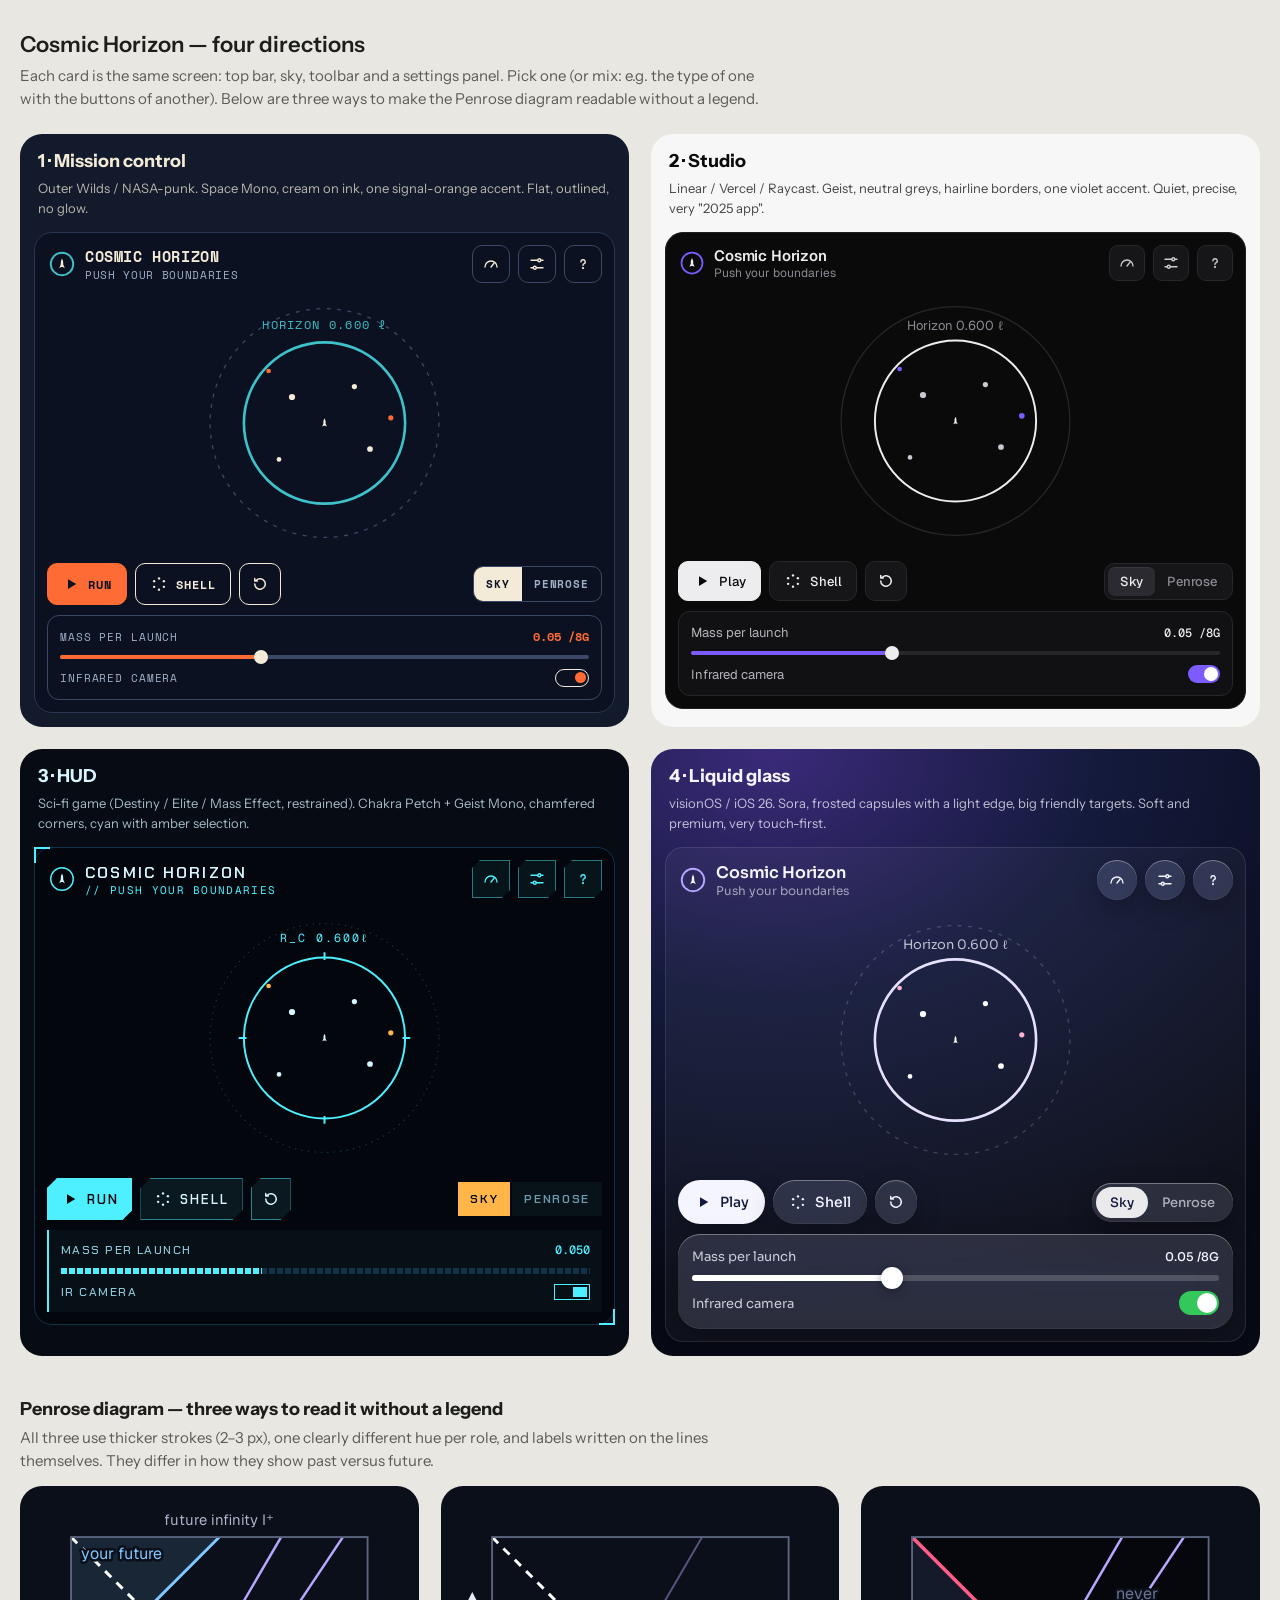
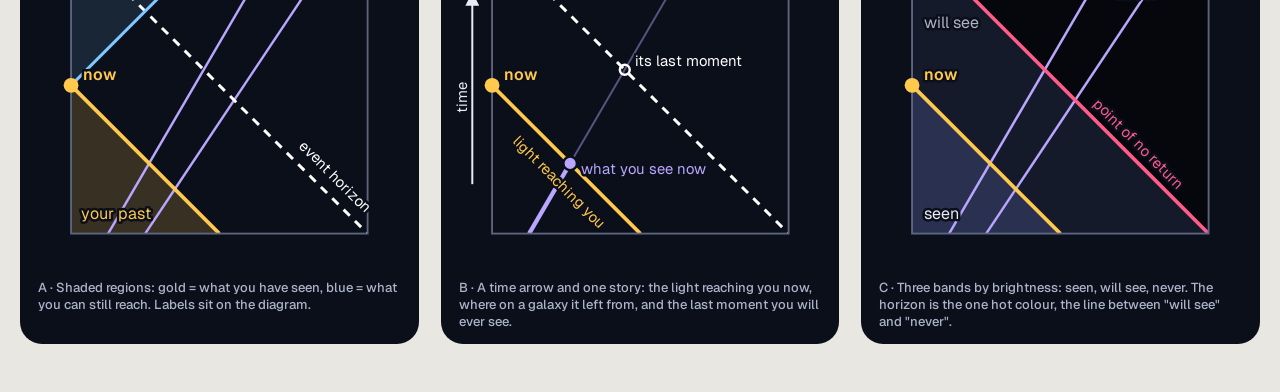
<file: design/style-lab.html>
<!doctype html>
<html lang="en">
<head>
<meta charset="utf-8">
<meta name="viewport" content="width=device-width, initial-scale=1">
<title>Style Lab</title>
<link rel="preconnect" href="https://fonts.googleapis.com">
<link rel="preconnect" href="https://fonts.gstatic.com" crossorigin>
<link href="https://fonts.googleapis.com/css2?family=Space+Mono:wght@400;700&family=Instrument+Sans:wght@400;500;600&family=Geist:wght@400;500;600&family=Geist+Mono:wght@400;500&family=Chakra+Petch:wght@400;500;600&family=Sora:wght@400;500;600&display=swap" rel="stylesheet">
<style>
  * { box-sizing: border-box; }
  body { margin: 0; background: #e9e7e1; color: #1d1d1b; font: 15px/1.5 "Instrument Sans", system-ui, sans-serif; }
  header.lab { max-width: 1280px; margin: 0 auto; padding: 28px 20px 8px; }
  header.lab h1 { margin: 0; font-size: 22px; font-weight: 600; }
  header.lab p { margin: 4px 0 0; color: #5d5b55; max-width: 760px; }
  .grid { max-width: 1280px; margin: 0 auto; padding: 16px 20px 40px; display: grid; gap: 22px; grid-template-columns: repeat(auto-fit, minmax(440px, 1fr)); }
  .card { border-radius: 22px; overflow: hidden; display: flex; flex-direction: column; }
  .meta { padding: 14px 18px 4px; }
  .meta h2 { margin: 0; font-size: 18px; }
  .meta p { margin: 4px 0 10px; font-size: 13px; opacity: 0.75; }
  .phone { margin: 0 14px 14px; border-radius: 18px; padding: 12px; display: grid; gap: 10px; }
  .row { display: flex; align-items: center; gap: 8px; flex-wrap: wrap; min-width: 0; }
  .phone, .card { min-width: 0; }
  .grow { flex: 1; min-width: 0; }
  svg.i { width: 18px; height: 18px; display: block; }
  .sky { width: 100%; max-height: 260px; display: block; }
  .pen { width: 100%; display: block; }
  .tag { font-size: 12px; }

  /* ---------- 1. Mission control (Outer Wilds / NASA-punk) ---------- */
  .mc { background: #121a2b; color: #f3ead8; }
  .mc .phone { background: #0b1120; border: 1.5px solid #2a3550; }
  .mc .title { font: 700 15px "Space Mono", monospace; letter-spacing: 0.04em; text-transform: uppercase; }
  .mc .sub { font: 400 11px "Space Mono", monospace; color: #9fb0c8; letter-spacing: 0.06em; text-transform: uppercase; }
  .mc .ib { width: 38px; height: 38px; display: grid; place-items: center; border: 1.5px solid #3a4766; border-radius: 10px; color: #f3ead8; background: transparent; }
  .mc .btn { height: 42px; padding: 0 14px; display: flex; align-items: center; gap: 8px; border: 1.5px solid #f3ead8; border-radius: 10px; font: 700 12px "Space Mono", monospace; letter-spacing: 0.08em; text-transform: uppercase; color: #f3ead8; background: transparent; }
  .mc .btn.primary { background: #ff6b35; border-color: #ff6b35; color: #0b1120; }
  .mc .seg { display: flex; border: 1.5px solid #3a4766; border-radius: 10px; overflow: hidden; }
  .mc .seg span { padding: 9px 12px; font: 700 11px "Space Mono", monospace; letter-spacing: 0.08em; text-transform: uppercase; color: #9fb0c8; }
  .mc .seg span.on { background: #f3ead8; color: #0b1120; }
  .mc .panel { border: 1.5px solid #3a4766; border-radius: 12px; padding: 12px; display: grid; gap: 10px; }
  .mc .label { font: 400 11px "Space Mono", monospace; text-transform: uppercase; letter-spacing: 0.08em; color: #9fb0c8; }
  .mc .val { font: 700 12px "Space Mono", monospace; color: #ff6b35; }
  .mc .track { height: 4px; background: #3a4766; border-radius: 2px; position: relative; }
  .mc .track b { position: absolute; left: 0; top: 0; bottom: 0; width: 38%; background: #ff6b35; border-radius: 2px; }
  .mc .track i { position: absolute; left: 38%; top: 50%; width: 14px; height: 14px; margin: -7px; border-radius: 50%; background: #f3ead8; }
  .mc .sw { width: 34px; height: 18px; border-radius: 9px; border: 1.5px solid #f3ead8; position: relative; }
  .mc .sw i { position: absolute; right: 2px; top: 2px; width: 11px; height: 11px; border-radius: 50%; background: #ff6b35; }

  /* ---------- 2. Studio (Linear / Vercel / Raycast) ---------- */
  .st { background: #f7f7f8; color: #0a0a0b; }
  .st .phone { background: #0a0a0b; color: #ededef; border: 1px solid #1f1f23; }
  .st .title { font: 600 15px "Geist", sans-serif; letter-spacing: -0.01em; }
  .st .sub { font: 400 12px "Geist", sans-serif; color: #8a8a93; }
  .st .ib { width: 36px; height: 36px; display: grid; place-items: center; border-radius: 9px; background: #161619; border: 1px solid #26262b; color: #c9c9d1; }
  .st .btn { height: 40px; padding: 0 14px; display: flex; align-items: center; gap: 8px; border-radius: 10px; background: #161619; border: 1px solid #26262b; font: 500 13px "Geist", sans-serif; color: #ededef; }
  .st .btn.primary { background: #ededef; color: #0a0a0b; border-color: #ededef; }
  .st .seg { display: flex; padding: 3px; background: #161619; border: 1px solid #26262b; border-radius: 10px; }
  .st .seg span { padding: 6px 12px; border-radius: 7px; font: 500 13px "Geist", sans-serif; color: #8a8a93; }
  .st .seg span.on { background: #2a2a30; color: #ededef; box-shadow: inset 0 1px 0 rgba(255,255,255,0.06); }
  .st .panel { background: #111113; border: 1px solid #26262b; border-radius: 12px; padding: 12px; display: grid; gap: 10px; }
  .st .label { font: 400 13px "Geist", sans-serif; color: #b4b4bd; }
  .st .val { font: 500 12px "Geist Mono", monospace; color: #ededef; }
  .st .track { height: 4px; background: #26262b; border-radius: 2px; position: relative; }
  .st .track b { position: absolute; left: 0; top: 0; bottom: 0; width: 38%; background: #7c5cff; border-radius: 2px; }
  .st .track i { position: absolute; left: 38%; top: 50%; width: 14px; height: 14px; margin: -7px; border-radius: 50%; background: #ededef; }
  .st .sw { width: 32px; height: 18px; border-radius: 9px; background: #7c5cff; position: relative; }
  .st .sw i { position: absolute; right: 2px; top: 2px; width: 14px; height: 14px; border-radius: 50%; background: #fff; }

  /* ---------- 3. HUD (sci-fi game) ---------- */
  .hud { background: #070b14; color: #d8f6ff; }
  .hud .phone { background: #03060c; border: 1px solid #12324a; position: relative; }
  .hud .phone::before, .hud .phone::after { content: ""; position: absolute; width: 14px; height: 14px; border: 2px solid #4ef0ff; }
  .hud .phone::before { top: -1px; left: -1px; border-right: 0; border-bottom: 0; }
  .hud .phone::after { bottom: -1px; right: -1px; border-left: 0; border-top: 0; }
  .hud .title { font: 600 16px "Chakra Petch", sans-serif; letter-spacing: 0.14em; text-transform: uppercase; }
  .hud .sub { font: 400 11px "Geist Mono", monospace; color: #4ef0ff; letter-spacing: 0.12em; }
  .hud .ib { width: 38px; height: 38px; display: grid; place-items: center; color: #4ef0ff; background: rgba(78,240,255,0.06); clip-path: polygon(8px 0, 100% 0, 100% calc(100% - 8px), calc(100% - 8px) 100%, 0 100%, 0 8px); box-shadow: inset 0 0 0 1px rgba(78,240,255,0.45); }
  .hud .btn { height: 42px; padding: 0 14px; display: flex; align-items: center; gap: 8px; font: 600 13px "Chakra Petch", sans-serif; letter-spacing: 0.14em; text-transform: uppercase; color: #d8f6ff; background: rgba(78,240,255,0.08); clip-path: polygon(10px 0, 100% 0, 100% calc(100% - 10px), calc(100% - 10px) 100%, 0 100%, 0 10px); box-shadow: inset 0 0 0 1px rgba(78,240,255,0.5); }
  .hud .btn.primary { background: #4ef0ff; color: #03060c; }
  .hud .seg { display: flex; gap: 2px; }
  .hud .seg span { padding: 9px 12px; font: 600 12px "Chakra Petch", sans-serif; letter-spacing: 0.14em; text-transform: uppercase; color: #6f9bb0; background: rgba(78,240,255,0.05); }
  .hud .seg span.on { color: #03060c; background: #ffb547; }
  .hud .panel { border-left: 2px solid #4ef0ff; background: rgba(78,240,255,0.04); padding: 12px; display: grid; gap: 10px; }
  .hud .label { font: 500 12px "Chakra Petch", sans-serif; letter-spacing: 0.12em; text-transform: uppercase; color: #8fc9dc; }
  .hud .val { font: 500 12px "Geist Mono", monospace; color: #4ef0ff; }
  .hud .track { height: 6px; position: relative; background: repeating-linear-gradient(90deg, #12324a 0 6px, transparent 6px 8px); }
  .hud .track b { position: absolute; left: 0; top: 0; bottom: 0; width: 38%; background: repeating-linear-gradient(90deg, #4ef0ff 0 6px, transparent 6px 8px); }
  .hud .track i { display: none; }
  .hud .sw { width: 36px; height: 16px; position: relative; box-shadow: inset 0 0 0 1px #4ef0ff; }
  .hud .sw i { position: absolute; right: 3px; top: 3px; width: 14px; height: 10px; background: #4ef0ff; }

  /* ---------- 4. Liquid glass (visionOS / iOS 26) ---------- */
  .lg { background: radial-gradient(120% 90% at 20% 0%, #3b2a7a 0%, #141a3c 45%, #070914 100%); color: #f4f5ff; }
  .lg .phone { background: rgba(255,255,255,0.04); border: 1px solid rgba(255,255,255,0.1); }
  .lg .title { font: 600 16px "Sora", sans-serif; letter-spacing: -0.01em; }
  .lg .sub { font: 400 12px "Sora", sans-serif; color: rgba(244,245,255,0.6); }
  .lg .glass { background: rgba(255,255,255,0.12); -webkit-backdrop-filter: blur(20px) saturate(180%); backdrop-filter: blur(20px) saturate(180%); box-shadow: inset 0 1px 0 rgba(255,255,255,0.35), inset 0 -1px 0 rgba(255,255,255,0.06), 0 8px 24px rgba(0,0,0,0.25); }
  .lg .ib { width: 40px; height: 40px; display: grid; place-items: center; border-radius: 50%; color: #f4f5ff; }
  .lg .btn { height: 44px; padding: 0 16px; display: flex; align-items: center; gap: 8px; border-radius: 999px; font: 500 14px "Sora", sans-serif; color: #f4f5ff; }
  .lg .btn.primary { background: #f4f5ff; color: #141a3c; box-shadow: 0 8px 24px rgba(0,0,0,0.3); }
  .lg .seg { display: flex; padding: 4px; border-radius: 999px; }
  .lg .seg span { padding: 7px 14px; border-radius: 999px; font: 500 13px "Sora", sans-serif; color: rgba(244,245,255,0.65); }
  .lg .seg span.on { background: rgba(255,255,255,0.9); color: #141a3c; }
  .lg .panel { border-radius: 22px; padding: 14px; display: grid; gap: 10px; }
  .lg .label { font: 400 13px "Sora", sans-serif; color: rgba(244,245,255,0.8); }
  .lg .val { font: 500 12px "Sora", sans-serif; color: #f4f5ff; }
  .lg .track { height: 6px; background: rgba(255,255,255,0.18); border-radius: 3px; position: relative; }
  .lg .track b { position: absolute; left: 0; top: 0; bottom: 0; width: 38%; background: #fff; border-radius: 3px; }
  .lg .track i { position: absolute; left: 38%; top: 50%; width: 22px; height: 22px; margin: -11px; border-radius: 50%; background: #fff; box-shadow: 0 2px 8px rgba(0,0,0,0.35); }
  .lg .sw { width: 40px; height: 24px; border-radius: 12px; background: #34c759; position: relative; }
  .lg .sw i { position: absolute; right: 2px; top: 2px; width: 20px; height: 20px; border-radius: 50%; background: #fff; }

  /* ---------- Penrose proposal ---------- */
  .penwrap { max-width: 1280px; margin: 0 auto; padding: 0 20px 48px; }
  .penwrap h2 { font-size: 18px; margin: 0 0 4px; }
  .penwrap p { margin: 0 0 14px; color: #5d5b55; max-width: 760px; }
  .pens { display: grid; gap: 22px; grid-template-columns: repeat(auto-fit, minmax(300px, 1fr)); }
  .pens figure { margin: 0; border-radius: 22px; background: #0b0f1a; padding: 14px; color: #e8ecf7; }
  .pens figcaption { font: 500 13px "Geist", sans-serif; color: #aab3c8; margin: 8px 4px 0; }
</style>
</head>
<body>
<svg width="0" height="0" style="position:absolute" aria-hidden="true">
  <symbol id="play" viewBox="0 0 24 24"><path d="M8 5.5v13l11-6.5z" fill="currentColor"/></symbol>
  <symbol id="reset" viewBox="0 0 24 24"><path d="M5 12a7 7 0 1 0 2.1-5M5 4.5V8h3.5" fill="none" stroke="currentColor" stroke-width="2" stroke-linecap="round" stroke-linejoin="round"/></symbol>
  <symbol id="gauge" viewBox="0 0 24 24"><g fill="none" stroke="currentColor" stroke-width="1.8" stroke-linecap="round"><path d="M4 16a8 8 0 1 1 16 0"/><path d="M12 16l4-5"/></g></symbol>
  <symbol id="sliders" viewBox="0 0 24 24"><g fill="none" stroke="currentColor" stroke-width="1.8" stroke-linecap="round"><path d="M4 7h9M17 7h3M4 17h3M11 17h9"/><circle cx="15" cy="7" r="2"/><circle cx="9" cy="17" r="2"/></g></symbol>
  <symbol id="help" viewBox="0 0 24 24"><g fill="none" stroke="currentColor" stroke-width="1.8" stroke-linecap="round"><path d="M9.2 9.2a2.9 2.9 0 1 1 3.9 2.7c-.7.3-1.1.9-1.1 1.6v.6"/><circle cx="12" cy="17.4" r="0.6" fill="currentColor"/></g></symbol>
  <symbol id="shell" viewBox="0 0 24 24"><g fill="currentColor"><circle cx="12" cy="4.5" r="1.6"/><circle cx="18.5" cy="8.2" r="1.6"/><circle cx="18.5" cy="15.8" r="1.6"/><circle cx="12" cy="19.5" r="1.6"/><circle cx="5.5" cy="15.8" r="1.6"/><circle cx="5.5" cy="8.2" r="1.6"/></g></symbol>
  <symbol id="rocket" viewBox="0 0 64 64"><path d="M32 20.5 Q35.6 26 34.8 33.8 L38 40.8 L33.7 38.6 L30.3 38.6 L26 40.8 L29.2 33.8 Q28.4 26 32 20.5 Z" fill="currentColor"/></symbol>
</svg>

<header class="lab">
  <h1>Cosmic Horizon — four directions</h1>
  <p>Each card is the same screen: top bar, sky, toolbar and a settings panel. Pick one (or mix: e.g. the type of one with the buttons of another). Below are three ways to make the Penrose diagram readable without a legend.</p>
</header>

<div class="grid">

  <!-- 1 -->
  <section class="card mc">
    <div class="meta"><h2>1 · Mission control</h2><p>Outer Wilds / NASA-punk. Space Mono, cream on ink, one signal-orange accent. Flat, outlined, no glow.</p></div>
    <div class="phone">
      <div class="row"><svg class="i" style="width:30px;height:30px;color:#f3ead8" viewBox="0 0 64 64"><circle cx="32" cy="32" r="24" fill="none" stroke="#3fc1c9" stroke-width="4"/><use href="#rocket"/></svg>
        <div class="grow"><div class="title">Cosmic Horizon</div><div class="sub">Push your boundaries</div></div>
        <span class="ib"><svg class="i"><use href="#gauge"/></svg></span><span class="ib"><svg class="i"><use href="#sliders"/></svg></span><span class="ib"><svg class="i"><use href="#help"/></svg></span></div>
      <svg class="sky" viewBox="0 0 270 200"><circle cx="135" cy="100" r="88" fill="none" stroke="#3a4766" stroke-dasharray="3 5"/><circle cx="135" cy="100" r="62" fill="none" stroke="#3fc1c9" stroke-width="2"/><g fill="#f3ead8"><circle cx="110" cy="80" r="2.4"/><circle cx="158" cy="72" r="2"/><circle cx="170" cy="120" r="2.2"/><circle cx="100" cy="128" r="1.8"/></g><g fill="#ff6b35"><circle cx="186" cy="96" r="2"/><circle cx="92" cy="60" r="1.8"/></g><svg x="125" y="88" width="20" height="24" viewBox="0 0 64 64" style="color:#f3ead8"><use href="#rocket"/></svg><text x="135" y="28" text-anchor="middle" font-family="Space Mono" font-size="9" fill="#3fc1c9" letter-spacing="1">HORIZON 0.600 ℓ</text></svg>
      <div class="row"><span class="btn primary"><svg class="i"><use href="#play"/></svg>Run</span><span class="btn"><svg class="i"><use href="#shell"/></svg>Shell</span><span class="btn" style="padding:0 11px"><svg class="i"><use href="#reset"/></svg></span><span class="seg" style="margin-left:auto"><span class="on">Sky</span><span>Penrose</span></span></div>
      <div class="panel"><div class="row"><span class="label grow">Mass per launch</span><span class="val">0.05 /8G</span></div><div class="track"><b></b><i></i></div><div class="row"><span class="label grow">Infrared camera</span><span class="sw"><i></i></span></div></div>
    </div>
  </section>

  <!-- 2 -->
  <section class="card st">
    <div class="meta"><h2>2 · Studio</h2><p>Linear / Vercel / Raycast. Geist, neutral greys, hairline borders, one violet accent. Quiet, precise, very "2025 app".</p></div>
    <div class="phone">
      <div class="row"><svg class="i" style="width:28px;height:28px;color:#ededef" viewBox="0 0 64 64"><circle cx="32" cy="32" r="24" fill="none" stroke="#7c5cff" stroke-width="4"/><use href="#rocket"/></svg>
        <div class="grow"><div class="title">Cosmic Horizon</div><div class="sub">Push your boundaries</div></div>
        <span class="ib"><svg class="i"><use href="#gauge"/></svg></span><span class="ib"><svg class="i"><use href="#sliders"/></svg></span><span class="ib"><svg class="i"><use href="#help"/></svg></span></div>
      <svg class="sky" viewBox="0 0 270 200"><circle cx="135" cy="100" r="88" fill="none" stroke="#26262b"/><circle cx="135" cy="100" r="62" fill="none" stroke="#ededef" stroke-width="1.5"/><g fill="#c9c9d1"><circle cx="110" cy="80" r="2.4"/><circle cx="158" cy="72" r="2"/><circle cx="170" cy="120" r="2.2"/><circle cx="100" cy="128" r="1.8"/></g><g fill="#7c5cff"><circle cx="186" cy="96" r="2.2"/><circle cx="92" cy="60" r="1.8"/></g><svg x="126" y="89" width="18" height="22" viewBox="0 0 64 64" style="color:#ededef"><use href="#rocket"/></svg><text x="135" y="30" text-anchor="middle" font-family="Geist" font-size="10" fill="#8a8a93">Horizon 0.600 ℓ</text></svg>
      <div class="row"><span class="btn primary"><svg class="i"><use href="#play"/></svg>Play</span><span class="btn"><svg class="i"><use href="#shell"/></svg>Shell</span><span class="btn" style="padding:0 11px"><svg class="i"><use href="#reset"/></svg></span><span class="seg" style="margin-left:auto"><span class="on">Sky</span><span>Penrose</span></span></div>
      <div class="panel"><div class="row"><span class="label grow">Mass per launch</span><span class="val">0.05 /8G</span></div><div class="track"><b></b><i></i></div><div class="row"><span class="label grow">Infrared camera</span><span class="sw"><i></i></span></div></div>
    </div>
  </section>

  <!-- 3 -->
  <section class="card hud">
    <div class="meta"><h2>3 · HUD</h2><p>Sci-fi game (Destiny / Elite / Mass Effect, restrained). Chakra Petch + Geist Mono, chamfered corners, cyan with amber selection.</p></div>
    <div class="phone">
      <div class="row"><svg class="i" style="width:30px;height:30px;color:#d8f6ff" viewBox="0 0 64 64"><circle cx="32" cy="32" r="24" fill="none" stroke="#4ef0ff" stroke-width="3"/><use href="#rocket"/></svg>
        <div class="grow"><div class="title">Cosmic Horizon</div><div class="sub">// PUSH YOUR BOUNDARIES</div></div>
        <span class="ib"><svg class="i"><use href="#gauge"/></svg></span><span class="ib"><svg class="i"><use href="#sliders"/></svg></span><span class="ib"><svg class="i"><use href="#help"/></svg></span></div>
      <svg class="sky" viewBox="0 0 270 200"><circle cx="135" cy="100" r="88" fill="none" stroke="#12324a" stroke-dasharray="1 4"/><circle cx="135" cy="100" r="62" fill="none" stroke="#4ef0ff" stroke-width="1.5"/><g stroke="#4ef0ff" stroke-width="1.5"><path d="M135 34v6M135 160v6M69 100h6M195 100h6"/></g><g fill="#d8f6ff"><circle cx="110" cy="80" r="2.4"/><circle cx="158" cy="72" r="2"/><circle cx="170" cy="120" r="2.2"/><circle cx="100" cy="128" r="1.8"/></g><g fill="#ffb547"><circle cx="186" cy="96" r="2"/><circle cx="92" cy="60" r="1.8"/></g><svg x="126" y="89" width="18" height="22" viewBox="0 0 64 64" style="color:#d8f6ff"><use href="#rocket"/></svg><text x="135" y="26" text-anchor="middle" font-family="Geist Mono" font-size="9" fill="#4ef0ff" letter-spacing="1.5">R_C 0.600ℓ</text></svg>
      <div class="row"><span class="btn primary"><svg class="i"><use href="#play"/></svg>Run</span><span class="btn"><svg class="i"><use href="#shell"/></svg>Shell</span><span class="btn" style="padding:0 11px"><svg class="i"><use href="#reset"/></svg></span><span class="seg" style="margin-left:auto"><span class="on">Sky</span><span>Penrose</span></span></div>
      <div class="panel"><div class="row"><span class="label grow">Mass per launch</span><span class="val">0.050</span></div><div class="track"><b></b><i></i></div><div class="row"><span class="label grow">IR camera</span><span class="sw"><i></i></span></div></div>
    </div>
  </section>

  <!-- 4 -->
  <section class="card lg">
    <div class="meta"><h2>4 · Liquid glass</h2><p>visionOS / iOS 26. Sora, frosted capsules with a light edge, big friendly targets. Soft and premium, very touch-first.</p></div>
    <div class="phone">
      <div class="row"><svg class="i" style="width:30px;height:30px;color:#f4f5ff" viewBox="0 0 64 64"><circle cx="32" cy="32" r="24" fill="none" stroke="#b7a6ff" stroke-width="4"/><use href="#rocket"/></svg>
        <div class="grow"><div class="title">Cosmic Horizon</div><div class="sub">Push your boundaries</div></div>
        <span class="ib glass"><svg class="i"><use href="#gauge"/></svg></span><span class="ib glass"><svg class="i"><use href="#sliders"/></svg></span><span class="ib glass"><svg class="i"><use href="#help"/></svg></span></div>
      <svg class="sky" viewBox="0 0 270 200"><circle cx="135" cy="100" r="88" fill="none" stroke="rgba(255,255,255,0.18)" stroke-dasharray="3 5"/><circle cx="135" cy="100" r="62" fill="none" stroke="#e6e0ff" stroke-width="2"/><g fill="#ffffff"><circle cx="110" cy="80" r="2.4"/><circle cx="158" cy="72" r="2"/><circle cx="170" cy="120" r="2.2"/><circle cx="100" cy="128" r="1.8"/></g><g fill="#ffb3d1"><circle cx="186" cy="96" r="2"/><circle cx="92" cy="60" r="1.8"/></g><svg x="126" y="89" width="18" height="22" viewBox="0 0 64 64" style="color:#fff"><use href="#rocket"/></svg><text x="135" y="30" text-anchor="middle" font-family="Sora" font-size="10" fill="rgba(244,245,255,0.75)">Horizon 0.600 ℓ</text></svg>
      <div class="row"><span class="btn primary"><svg class="i"><use href="#play"/></svg>Play</span><span class="btn glass"><svg class="i"><use href="#shell"/></svg>Shell</span><span class="btn glass" style="padding:0 12px"><svg class="i"><use href="#reset"/></svg></span><span class="seg glass" style="margin-left:auto"><span class="on">Sky</span><span>Penrose</span></span></div>
      <div class="panel glass"><div class="row"><span class="label grow">Mass per launch</span><span class="val">0.05 /8G</span></div><div class="track"><b></b><i></i></div><div class="row"><span class="label grow">Infrared camera</span><span class="sw"><i></i></span></div></div>
    </div>
  </section>
</div>

<div class="penwrap">
  <h2>Penrose diagram — three ways to read it without a legend</h2>
  <p>All three use thicker strokes (2–3 px), one clearly different hue per role, and labels written on the lines themselves. They differ in how they show past versus future.</p>
  <div class="pens">

    <figure>
      <svg class="pen" viewBox="0 0 300 300" font-family="Geist">
        <defs><clipPath id="sq1"><path d="M30 30 H270 V270 H30 Z"/></clipPath></defs>
        <g clip-path="url(#sq1)">
          <path d="M30 150 L150 270 L30 270 Z" fill="#ffc94d" fill-opacity="0.18"/>
          <path d="M30 150 L150 30 L30 30 Z" fill="#7ec8ff" fill-opacity="0.12"/>
          <path d="M60 270 L200 30" stroke="#b9a7ff" stroke-width="2"/>
          <path d="M90 270 L250 30" stroke="#b9a7ff" stroke-width="2"/>
          <path d="M30 30 L270 270" stroke="#ffffff" stroke-width="2.4" stroke-dasharray="7 6"/>
          <path d="M30 150 L150 270" stroke="#ffc94d" stroke-width="3"/>
          <path d="M30 150 L150 30" stroke="#7ec8ff" stroke-width="2.4"/>
        </g>
        <rect x="30" y="30" width="240" height="240" fill="none" stroke="#5c6680" stroke-width="1.5"/>
        <circle cx="30" cy="150" r="6" fill="#ffc94d"/>
        <g paint-order="stroke" stroke="#0b0f1a" stroke-width="4" stroke-linejoin="round">
          <text x="40" y="146" font-size="13" font-weight="600" fill="#ffc94d">now</text>
          <text x="38" y="258" font-size="13" fill="#ffc94d">your past</text>
          <text x="38" y="48" font-size="13" fill="#7ec8ff">your future</text>
          <text x="214" y="200" font-size="12" fill="#ffffff" transform="rotate(45 214 200)">event horizon</text>
        </g>
        <text x="150" y="20" text-anchor="middle" font-size="12" fill="#aab3c8">future infinity  I⁺</text>
      </svg>
      <figcaption>A · Shaded regions: gold = what you have seen, blue = what you can still reach. Labels sit on the diagram.</figcaption>
    </figure>

    <figure>
      <svg class="pen" viewBox="0 0 300 300" font-family="Geist">
        <defs><clipPath id="sq2"><path d="M30 30 H270 V270 H30 Z"/></clipPath>
          <marker id="arr" viewBox="0 0 10 10" refX="5" refY="5" markerWidth="7" markerHeight="7" orient="auto"><path d="M0 0 L10 5 L0 10 z" fill="#e8ecf7"/></marker></defs>
        <g clip-path="url(#sq2)">
          <path d="M60 270 L200 30" stroke="#b9a7ff" stroke-width="1.6" stroke-opacity="0.45"/>
          <path d="M60 270 L93.2 213.2" stroke="#b9a7ff" stroke-width="3.5"/>
          <path d="M30 30 L270 270" stroke="#ffffff" stroke-width="2.4" stroke-dasharray="7 6"/>
          <path d="M30 150 L150 270" stroke="#ffc94d" stroke-width="3"/>
          <circle cx="93.2" cy="213.2" r="5.5" fill="#b9a7ff" stroke="#0b0f1a" stroke-width="2"/>
          <circle cx="137.4" cy="137.4" r="4" fill="none" stroke="#ffffff" stroke-width="2"/>
        </g>
        <rect x="30" y="30" width="240" height="240" fill="none" stroke="#5c6680" stroke-width="1.5"/>
        <path d="M14 230 V 80" stroke="#e8ecf7" stroke-width="1.6" marker-end="url(#arr)"/>
        <text x="10" y="160" font-size="12" fill="#e8ecf7" transform="rotate(-90 10 160)" text-anchor="middle">time</text>
        <circle cx="30" cy="150" r="6" fill="#ffc94d"/>
        <g paint-order="stroke" stroke="#0b0f1a" stroke-width="4" stroke-linejoin="round">
          <text x="40" y="146" font-size="13" font-weight="600" fill="#ffc94d">now</text>
          <text x="102" y="222" font-size="12" fill="#b9a7ff">what you see now</text>
          <text x="146" y="134" font-size="12" fill="#ffffff">its last moment</text>
          <text x="46" y="196" font-size="12" fill="#ffc94d" transform="rotate(45 46 196)">light reaching you</text>
        </g>
      </svg>
      <figcaption>B · A time arrow and one story: the light reaching you now, where on a galaxy it left from, and the last moment you will ever see.</figcaption>
    </figure>

    <figure>
      <svg class="pen" viewBox="0 0 300 300" font-family="Geist">
        <defs><clipPath id="sq3"><path d="M30 30 H270 V270 H30 Z"/></clipPath></defs>
        <g clip-path="url(#sq3)">
          <path d="M30 30 H270 V270 Z" fill="#05070c"/>
          <path d="M30 30 L270 270 H150 L30 150 Z" fill="#141a2a"/>
          <path d="M30 150 L150 270 H30 Z" fill="#2a3150"/>
          <path d="M60 270 L200 30" stroke="#b9a7ff" stroke-width="2"/>
          <path d="M90 270 L250 30" stroke="#b9a7ff" stroke-width="2"/>
          <path d="M30 30 L270 270" stroke="#ff5c8a" stroke-width="3"/>
          <path d="M30 150 L150 270" stroke="#ffc94d" stroke-width="3"/>
        </g>
        <rect x="30" y="30" width="240" height="240" fill="none" stroke="#5c6680" stroke-width="1.5"/>
        <circle cx="30" cy="150" r="6" fill="#ffc94d"/>
        <g paint-order="stroke" stroke="#0b0f1a" stroke-width="4" stroke-linejoin="round">
          <text x="40" y="146" font-size="13" font-weight="600" fill="#ffc94d">now</text>
          <text x="40" y="258" font-size="13" fill="#e8ecf7">seen</text>
          <text x="40" y="104" font-size="13" fill="#aab3c8">will see</text>
          <text x="212" y="80" font-size="13" fill="#6c7590" text-anchor="middle">never</text>
          <text x="176" y="166" font-size="12" fill="#ff5c8a" transform="rotate(45 176 166)">point of no return</text>
        </g>
      </svg>
      <figcaption>C · Three bands by brightness: seen, will see, never. The horizon is the one hot colour, the line between "will see" and "never".</figcaption>
    </figure>
  </div>
</div>
</div>
</body>
</html>
</file>
